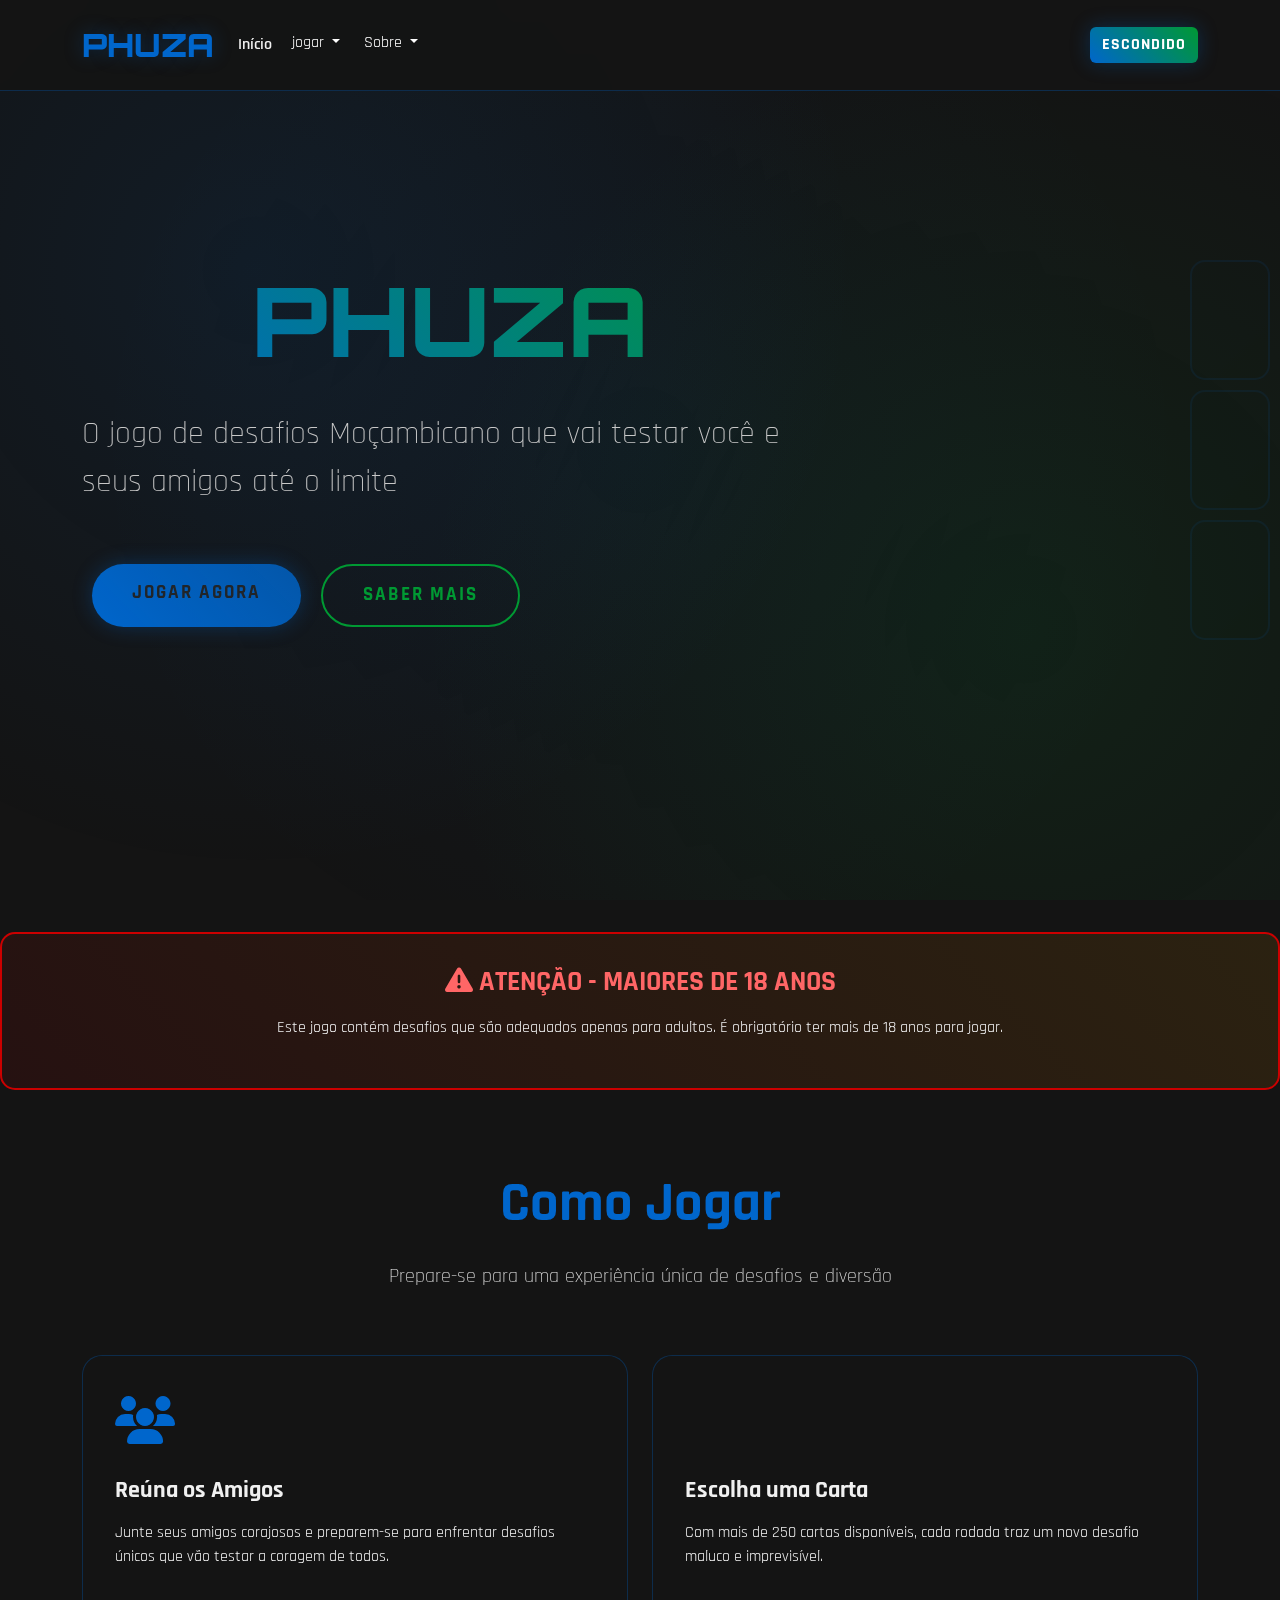
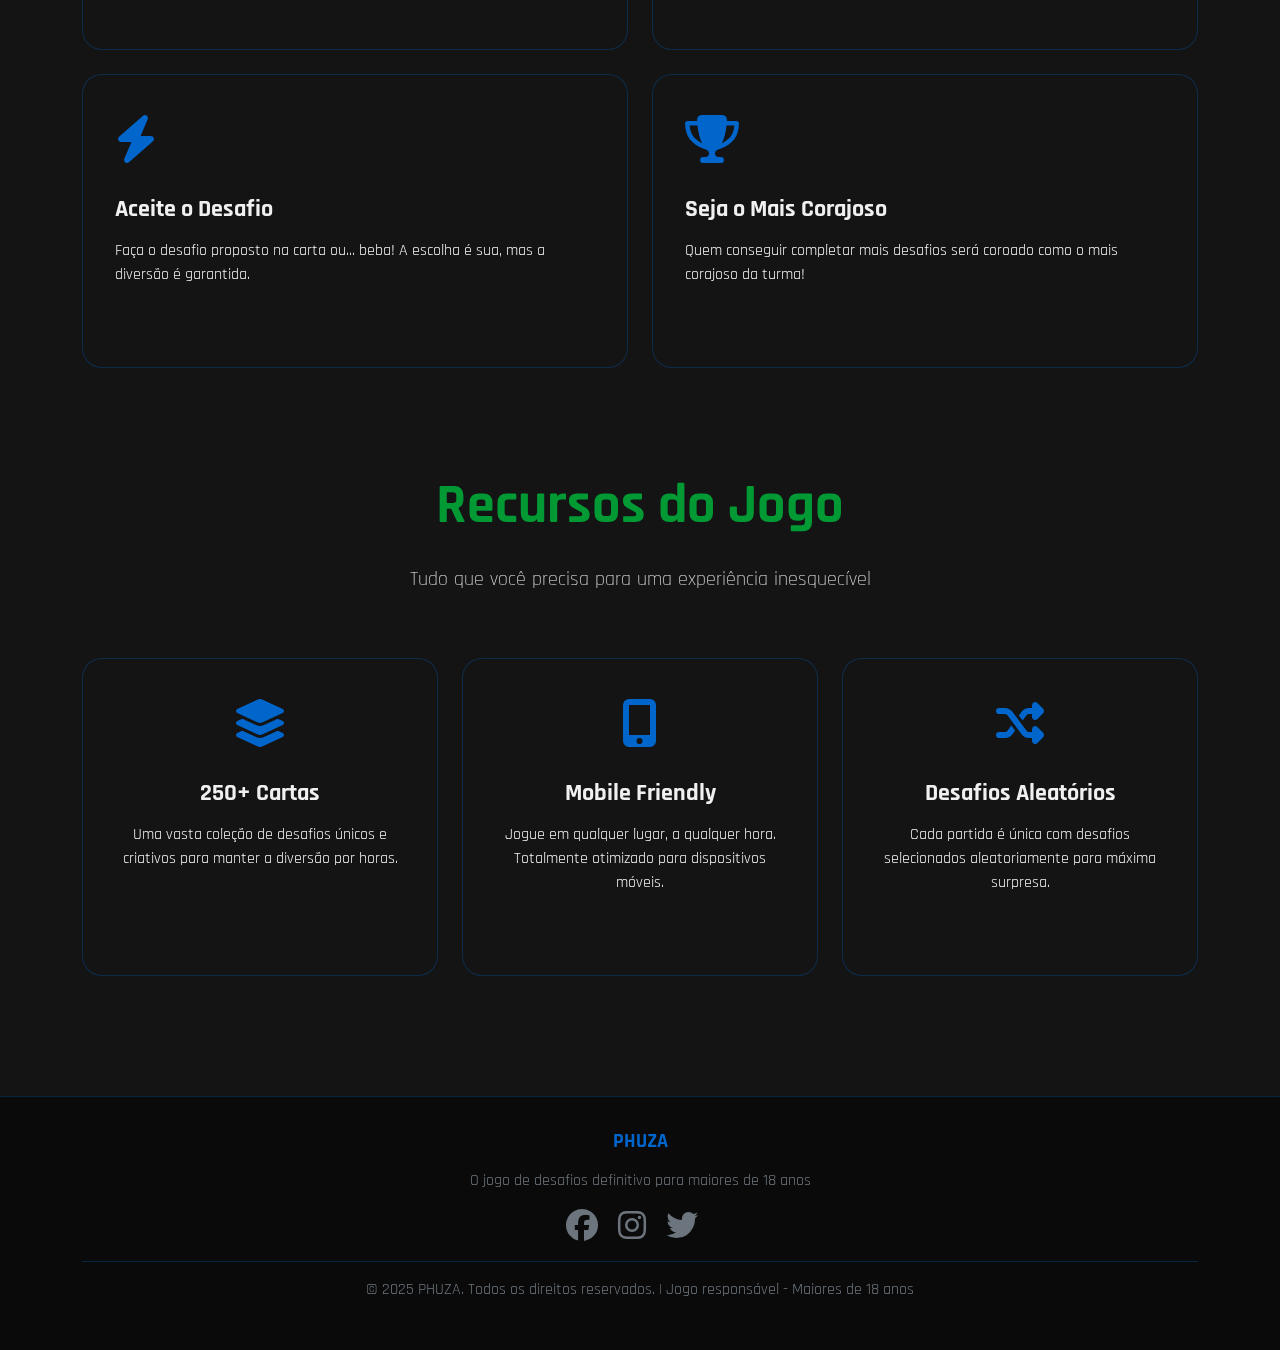
<file: index.html>
<!DOCTYPE html>
<html lang="pt">
<head>
    <meta charset="UTF-8">
    <meta name="viewport" content="width=device-width, initial-scale=1.0">
    <title>Phuza -  Jogo de Desafios Moçambicano</title>
    <link href="https://cdnjs.cloudflare.com/ajax/libs/bootstrap/5.3.2/css/bootstrap.min.css" rel="stylesheet">
    <link href="https://cdnjs.cloudflare.com/ajax/libs/font-awesome/6.4.0/css/all.min.css" rel="stylesheet">
    <link href="https://fonts.googleapis.com/css2?family=Orbitron:wght@400;700;900&family=Rajdhani:wght@300;400;600;700&display=swap" rel="stylesheet">
    <link rel="stylesheet" href="STYLE.css">
</head>
<body>
    <nav class="navbar navbar-expand-lg navbar-custom fixed-top">
        <div class="container">
            <a class="navbar-brand" href="#">PHUZA</a>
            <button class="navbar-toggler" type="button" data-bs-toggle="collapse" data-bs-target="#navbarNav">
                <span class="navbar-toggler-icon"></span>
            </button>
            <div class="collapse navbar-collapse" id="navbarNav">
                <ul class="navbar-nav me-auto">
                    <li class="nav-item">
                        <a class="nav-link" href="index.html">Início</a>
                    </li>


         <div class="dropdown" >
                       <button class="btn btn-secondary dropdown-toggle" type="button" data-bs-toggle="dropdown" aria-expanded="true" style="background-color: transparent; border: none;">
                       jogar
                          </button>
                          <ul class="dropdown-menu dropdown-menu-dark">
                         <li><a class="dropdown-item diviver" href="JogoGratis.html"> jogo gratis</a></li>
                          <li><a class="dropdown-item divider" href="html.html">jogo pago</a></li>
                      </li>
                      </ul>
                   </div>
                    <div class="dropdown" >
                       <button class="btn btn-secondary dropdown-toggle" type="button" data-bs-toggle="dropdown" aria-expanded="true" style="background-color: transparent; border: none;">
                       Sobre
                          </button>
                          <ul class="dropdown-menu dropdown-menu-dark">
                         <li><a class="dropdown-item diviver" href="#como-jogar">Como jogar</a></li>
                          <li><a class="dropdown-item divider" href="#recursos">Recursos</a></li>
                      </li>
                      </ul>
                   </div>
                    <li class="nav-item">
                </ul>
                <button class="btn btn-hidden">ESCONDIDO</button>
            </div>
        </div>
    </nav>

    <section id="home" class="hero-section">
        <div class="container">
            <div class="row align-items-center">
                <div class="col-lg-8">
                    <h1 class="hero-title">PHUZA</h1>
                    <p class="hero-subtitle">O jogo de desafios Moçambicano que vai testar você e seus amigos até o limite</p>
                    <div class="d-flex flex-wrap">
                        <a href="html.html" class="btn btn-primary-custom">JOGAR AGORA</a>
                        <button class="btn btn-secondary-custom">SABER MAIS</button>
                    </div>
                </div>
                <div class="col-lg-4">
                    <div class="hero-cards d-none d-lg-block">
                        <div class="floating-card"></div>
                        <div class="floating-card"></div>
                        <div class="floating-card"></div>
                    </div>
                    <div class="imagem" >
                    </div>
                </div>
        </div>
    </section>

    <div class="container2">
        <div class="age-restriction">
            <h3><i class="fas fa-exclamation-triangle"></i> ATENÇÃO - MAIORES DE 18 ANOS</h3>
            <p>Este jogo contém desafios que são adequados apenas para adultos. É obrigatório ter mais de 18 anos para jogar.</p>
        </div>
    </div>
    <section id="como-jogar" class="py-5">
        <div class="container">
            <div class="text-center mb-5">
                <h2 class="display-4 fw-bold mb-4" style="color: var(--accent-blue);">Como Jogar</h2>
                <p class="lead">Prepare-se para uma experiência única de desafios e diversão</p>
            </div>
            <div class="row">
                <div class="col-md-6 mb-4">
                    <div class="feature-card">
                        <div class="feature-icon">
                            <i class="fas fa-users"></i>
                        </div>
                        <h4 class="fw-bold mb-3">Reúna os Amigos</h4>
                        <p>Junte seus amigos corajosos e preparem-se para enfrentar desafios únicos que vão testar a coragem de todos.</p>
                    </div>
                </div>
                <div class="col-md-6 mb-4">
                    <div class="feature-card">
                        <div class="feature-icon">
                            <i class="fas fa-cards-blank"></i>
                        </div>
                        <h4 class="fw-bold mb-3">Escolha uma Carta</h4>
                        <p>Com mais de 250 cartas disponíveis, cada rodada traz um novo desafio maluco e imprevisível.</p>
                    </div>
                </div>
                <div class="col-md-6 mb-4">
                    <div class="feature-card">
                        <div class="feature-icon">
                            <i class="fas fa-bolt"></i>
                        </div>
                        <h4 class="fw-bold mb-3">Aceite o Desafio</h4>
                        <p>Faça o desafio proposto na carta ou... beba! A escolha é sua, mas a diversão é garantida.</p>
                    </div>
                </div>
                <div class="col-md-6 mb-4">
                    <div class="feature-card">
                        <div class="feature-icon">
                            <i class="fas fa-trophy"></i>
                        </div>
                        <h4 class="fw-bold mb-3">Seja o Mais Corajoso</h4>
                        <p>Quem conseguir completar mais desafios será coroado como o mais corajoso da turma!</p>
                    </div>
                </div>
            </div>
        </div>
    </section>

    <section id="recursos" class="py-5">
        <div class="container">
            <div class="text-center mb-5">
                <h2 class="display-4 fw-bold mb-4" style="color: var(--accent-green);">Recursos do Jogo</h2>
                <p class="lead">Tudo que você precisa para uma experiência inesquecível</p>
            </div>
            <div class="row">
                <div class="col-lg-4 mb-4">
                    <div class="feature-card text-center">
                        <div class="feature-icon">
                            <i class="fas fa-layer-group"></i>
                        </div>
                        <h4 class="fw-bold mb-3">250+ Cartas</h4>
                        <p>Uma vasta coleção de desafios únicos e criativos para manter a diversão por horas.</p>
                    </div>
                </div>
                <div class="col-lg-4 mb-4">
                    <div class="feature-card text-center">
                        <div class="feature-icon">
                            <i class="fas fa-mobile-alt"></i>
                        </div>
                        <h4 class="fw-bold mb-3">Mobile Friendly</h4>
                        <p>Jogue em qualquer lugar, a qualquer hora. Totalmente otimizado para dispositivos móveis.</p>
                    </div>
                </div>
                <div class="col-lg-4 mb-4">
                    <div class="feature-card text-center">
                        <div class="feature-icon">
                            <i class="fas fa-random"></i>
                        </div>
                        <h4 class="fw-bold mb-3">Desafios Aleatórios</h4>
                        <p>Cada partida é única com desafios selecionados aleatoriamente para máxima surpresa.</p>
                    </div>
                </div>
            </div>
        </div>
    </section>

   
  

    <section id="contato" class="tereno" >
        

       
    </section>

    
    <footer class="footer-custom">
        <div class="container">
            <div class="text-center">
                <h5 class="fw-bold mb-3" style="color: var(--accent-blue);">PHUZA</h5>
                <p class="text-secondary">O jogo de desafios definitivo para maiores de 18 anos</p>
                <div class="social-links">
                    <a href="#" class="text-secondary me-3"><i class="fab fa-facebook fa-2x"></i></a>
                    <a href="#" class="text-secondary me-3"><i class="fab fa-instagram fa-2x"></i></a>
                    <a href="#" class="text-secondary me-3"><i class="fab fa-twitter fa-2x"></i></a>
                </div>
                <hr style="border-color: var(--accent-blue); opacity: 0.3;">
                <p class="text-secondary">&copy; 2025 PHUZA. Todos os direitos reservados. | Jogo responsável - Maiores de 18 anos</p>
            </div>
        </div>
    </footer>

    <script src="https://cdnjs.cloudflare.com/ajax/libs/bootstrap/5.3.2/js/bootstrap.bundle.min.js"></script>
    <script>
        
        document.querySelectorAll('a[href^="#"]').forEach(anchor => {
            anchor.addEventListener('click', function (e) {
                e.preventDefault();
                const target = document.querySelector(this.getAttribute('href'));
                if (target) {
                    target.scrollIntoView({
                        behavior: 'smooth',
                        block: 'start'
                    });
                }
            });
        });

        window.addEventListener('scroll', function() {
            const navbar = document.querySelector('.navbar-custom');
            if (window.scrollY > 50) {
                navbar.style.background = 'rgba(20, 20, 20, 0.98)';
            } else {
                navbar.style.background = 'rgba(20, 20, 20, 0.95)';
            }
        });

        var fotos = document.querySelectorAll('.foto');
        var cardDisplay = document.getElementById('cardDisplay');

        function sortearFoto() {
            if (fotos.length === 0) return;
            
            var numeroSorteado = Math.floor(Math.random() * fotos.length);
            var cartaSorteada = fotos[numeroSorteado];
            
            cardDisplay.classList.remove('visible');
            
            cardDisplay.innerHTML = '<div style="display: flex; align-items: center; justify-content: center; height: 100%; color: var(--accent-blue); font-size: 2rem;"><i class="fas fa-spinner fa-spin"></i></div>';
            cardDisplay.classList.add('visible');
            
            setTimeout(function() {
                cardDisplay.innerHTML = '<img src="' + cartaSorteada.src + '" alt="' + cartaSorteada.alt + '" style="width: 100%; height: 100%; object-fit: cover; border-radius: 17px;">';
                
                cardDisplay.style.transform = 'scale(0.8) rotateY(180deg)';
                setTimeout(function() {
                    cardDisplay.style.transform = 'scale(1) rotateY(0deg)';
                }, 100);
            }, 1000);
        }

        document.querySelectorAll('.feature-card').forEach(card => {
            card.addEventListener('mouseenter', function() {
                this.style.transform = 'translateY(-10px) scale(1.02)';
            });
            
            card.addEventListener('mouseleave', function() {
                this.style.transform = 'translateY(0) scale(1)';
            });
        });
    </script>
</body>
</html>
</file>
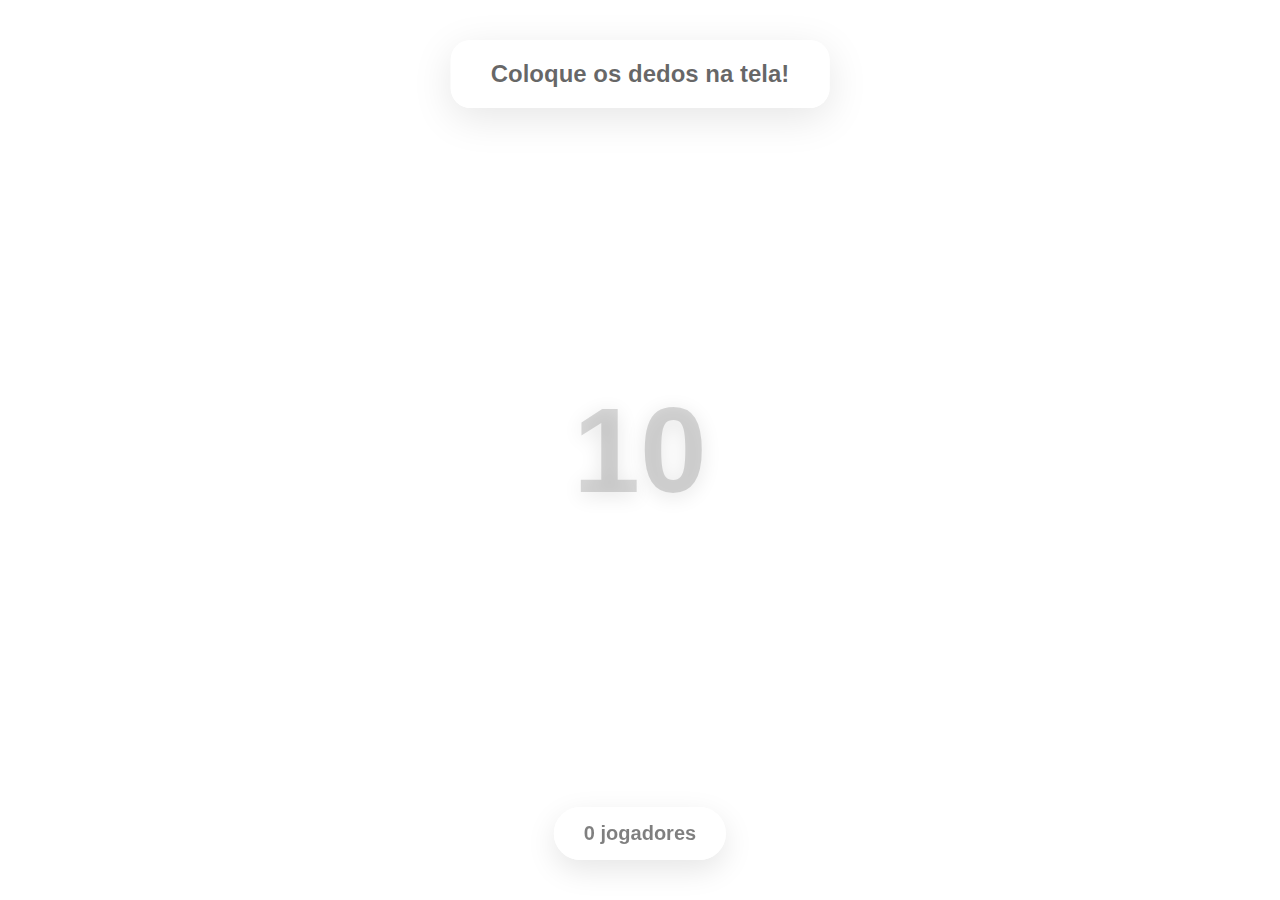
<file: sorteio.html>
<!DOCTYPE html>
<html lang="pt">
<head>
    <meta charset="UTF-8">
    <meta name="viewport" content="width=device-width, initial-scale=1.0, maximum-scale=1.0, user-scalable=no">
    <title>Jogo de Desafios</title>
    <style>
        * {
            margin: 0;
            padding: 0;
            box-sizing: border-box;
            -webkit-user-select: none;
            user-select: none;
            -webkit-tap-highlight-color: transparent;
        }

        html, body {
            width: 100%;
            height: 100%;
            overflow: hidden;
            position: fixed;
        }

        body {
            font-family: 'Segoe UI', Tahoma, Geneva, Verdana, sans-serif;
            transition: background-color 0.8s cubic-bezier(0.4, 0, 0.2, 1);
            background-color: white;
            touch-action: none;
        }

        .timer-container {
            position: fixed;
            top: 50%;
            left: 50%;
            transform: translate(-50%, -50%);
            z-index: 100;
            pointer-events: none;
        }

        .timer {
            font-size: 120px;
            font-weight: 900;
            color: rgba(0, 0, 0, 0.15);
            text-shadow: 0 4px 20px rgba(0, 0, 0, 0.1);
            animation: pulse 1s ease-in-out infinite;
        }

        .timer.urgent {
            color: rgba(255, 0, 0, 0.3);
            animation: urgentPulse 0.5s ease-in-out infinite;
        }

        .timer.hidden {
            display: none;
        }

        @keyframes pulse {
            0%, 100% { transform: scale(1); }
            50% { transform: scale(1.05); }
        }

        @keyframes urgentPulse {
            0%, 100% { transform: scale(1); }
            50% { transform: scale(1.15); }
        }

        .instruction {
            position: fixed;
            top: 40px;
            left: 50%;
            transform: translateX(-50%);
            font-size: 24px;
            font-weight: 600;
            color: rgba(0, 0, 0, 0.6);
            text-align: center;
            z-index: 99;
            padding: 20px 40px;
            background: rgba(255, 255, 255, 0.9);
            border-radius: 20px;
            box-shadow: 0 10px 40px rgba(0, 0, 0, 0.1);
            transition: all 0.3s ease;
            pointer-events: none;
        }

        .touch-point {
            position: fixed;
            width: 80px;
            height: 80px;
            border-radius: 50%;
            background: #4ade80;
            box-shadow: 0 0 30px rgba(74, 222, 128, 0.6), 0 0 60px rgba(74, 222, 128, 0.3);
            pointer-events: none;
            transform: translate(-50%, -50%);
            z-index: 50;
            animation: touchAppear 0.3s cubic-bezier(0.34, 1.56, 0.64, 1);
            transition: background 0.3s ease, opacity 0.3s ease;
        }

        @keyframes touchAppear {
            0% { transform: translate(-50%, -50%) scale(0); }
            100% { transform: translate(-50%, -50%) scale(1); }
        }

        .touch-point.selecting {
            animation: selecting 0.6s ease-in-out infinite;
        }

        @keyframes selecting {
            0%, 100% { 
                transform: translate(-50%, -50%) scale(1); 
                box-shadow: 0 0 30px currentColor, 0 0 60px currentColor; 
            }
            50% { 
                transform: translate(-50%, -50%) scale(1.3); 
                box-shadow: 0 0 50px currentColor, 0 0 100px currentColor; 
            }
        }

        .touch-point.selected {
            animation: selectedBounce 0.6s cubic-bezier(0.34, 1.56, 0.64, 1);
            box-shadow: 0 0 60px currentColor, 0 0 120px currentColor, 0 0 180px currentColor !important;
        }

        @keyframes selectedBounce {
            0%, 100% { transform: translate(-50%, -50%) scale(1); }
            50% { transform: translate(-50%, -50%) scale(1.8); }
        }

        .challenge-display {
            position: fixed;
            top: 50%;
            left: 50%;
            transform: translate(-50%, -50%);
            font-size: 32px;
            font-weight: 700;
            color: white;
            text-align: center;
            z-index: 101;
            padding: 40px 60px;
            background: rgba(0, 0, 0, 0.85);
            border-radius: 30px;
            box-shadow: 0 20px 60px rgba(0, 0, 0, 0.4);
            opacity: 0;
            animation: fadeInUp 0.6s cubic-bezier(0.34, 1.56, 0.64, 1) forwards;
            max-width: 85%;
            line-height: 1.4;
            pointer-events: none;
        }

        @keyframes fadeInUp {
            0% { opacity: 0; transform: translate(-50%, -40%); }
            100% { opacity: 1; transform: translate(-50%, -50%); }
        }

        .player-count {
            position: fixed;
            bottom: 40px;
            left: 50%;
            transform: translateX(-50%);
            font-size: 20px;
            font-weight: 600;
            color: rgba(0, 0, 0, 0.5);
            padding: 15px 30px;
            background: rgba(255, 255, 255, 0.9);
            border-radius: 50px;
            box-shadow: 0 10px 30px rgba(0, 0, 0, 0.1);
            z-index: 99;
            pointer-events: none;
            transition: all 0.3s ease;
        }
    </style>
</head>
<body>
    <div class="instruction" id="instruction">Coloque os dedos na tela!</div>
    <div class="timer-container">
        <div class="timer" id="timer">10</div>
    </div>
    <div class="player-count" id="playerCount">0 jogadores</div>

    <script>
        const challenges = [
            { color: '#fbbf24', name: 'AMARELO', text: 'BEBA UM SHOT DE WHISKY, GIN OU UM GOLE DE CERVEJA!' },
            { color: '#ef4444', name: 'VERMELHO', text: 'TIRE UMA PEÇA DE ROUPA!' },
            { color: '#ec4899', name: 'ROSA', text: 'BEIJE ALGUÉM DA RODA!' },
            { color: '#000000', name: 'PRETO', text: 'ESCOLHA ALGUÉM E FAÇA UMA POSIÇÃO!' },
            { color: '#3b82f6', name: 'AZUL', text: 'DESAFIO EM DUPLA!' }
        ];

        let activeTouches = {};
        let gameState = 'waiting';
        let countdown = 10;
        let timerInterval = null;
        let selectedChallenge = null;
        let isResetting = false;

        const timer = document.getElementById('timer');
        const instruction = document.getElementById('instruction');
        const playerCount = document.getElementById('playerCount');
        const body = document.body;

        function updatePlayerCount() {
            const count = Object.keys(activeTouches).length;
            playerCount.textContent = `${count} ${count === 1 ? 'jogador' : 'jogadores'}`;
        }

        function startCountdown() {
            if (timerInterval) return;
            
            gameState = 'countdown';
            countdown = 10;
            timer.textContent = countdown;
            timer.classList.remove('hidden');
            instruction.textContent = 'Preparem-se! Mais jogadores podem entrar!';
            
            timerInterval = setInterval(() => {
                countdown--;
                timer.textContent = countdown;
                
                if (countdown <= 3) {
                    timer.classList.add('urgent');
                }
                
                if (countdown <= 0) {
                    clearInterval(timerInterval);
                    timerInterval = null;
                    timer.classList.add('hidden');
                    setTimeout(() => startSelection(), 300);
                }
            }, 1000);
        }

        function startSelection() {
            const touchIds = Object.keys(activeTouches);
            if (touchIds.length === 0) {
                resetGame();
                return;
            }

            gameState = 'selecting';
            selectedChallenge = challenges[Math.floor(Math.random() * challenges.length)];
            
            body.style.backgroundColor = selectedChallenge.color;
            instruction.textContent = `Desafio ${selectedChallenge.name}`;
            
            if (selectedChallenge.color === '#000000') {
                instruction.style.color = 'white';
                instruction.style.background = 'rgba(255, 255, 255, 0.2)';
                playerCount.style.color = 'white';
                playerCount.style.background = 'rgba(255, 255, 255, 0.2)';
            } else {
                instruction.style.color = 'rgba(0, 0, 0, 0.8)';
                instruction.style.background = 'rgba(255, 255, 255, 0.9)';
                playerCount.style.color = 'rgba(0, 0, 0, 0.5)';
                playerCount.style.background = 'rgba(255, 255, 255, 0.9)';
            }

            let currentIndex = 0;
            const selectionSpeed = 120;
            let iterations = 0;
            const maxIterations = 25;

            const selectionInterval = setInterval(() => {
                touchIds.forEach(id => {
                    if (activeTouches[id] && activeTouches[id].element) {
                        const point = activeTouches[id].element;
                        point.classList.remove('selecting');
                        point.style.background = '#4ade80';
                        point.style.boxShadow = '0 0 30px rgba(74, 222, 128, 0.6), 0 0 60px rgba(74, 222, 128, 0.3)';
                    }
                });

                const currentId = touchIds[currentIndex];
                if (activeTouches[currentId] && activeTouches[currentId].element) {
                    const point = activeTouches[currentId].element;
                    point.classList.add('selecting');
                    point.style.background = selectedChallenge.color;
                }

                currentIndex = (currentIndex + 1) % touchIds.length;
                iterations++;

                if (iterations >= maxIterations) {
                    clearInterval(selectionInterval);
                    selectWinners(touchIds);
                }
            }, selectionSpeed);
        }

        function selectWinners(touchIds) {
            if (selectedChallenge.name === 'AZUL') {
                if (touchIds.length < 2) {
                    showChallenge('JOGADORES INSUFICIENTES! Precisa de pelo menos 2 jogadores.');
                    return;
                }

                const shuffled = [...touchIds].sort(() => Math.random() - 0.5);
                const winner1 = shuffled[0];
                const winner2 = shuffled[1];

                touchIds.forEach(id => {
                    if (activeTouches[id] && activeTouches[id].element) {
                        const point = activeTouches[id].element;
                        point.classList.remove('selecting');
                        
                        if (id === winner1) {
                            point.style.background = 'white';
                            point.style.boxShadow = '0 0 60px rgba(255, 255, 255, 0.9), 0 0 120px rgba(255, 255, 255, 0.6)';
                            point.classList.add('selected');
                        } else if (id === winner2) {
                            point.style.background = '#4ade80';
                            point.style.boxShadow = '0 0 60px rgba(74, 222, 128, 0.9), 0 0 120px rgba(74, 222, 128, 0.6)';
                            point.classList.add('selected');
                        } else {
                            point.style.opacity = '0.2';
                        }
                    }
                });

                showChallenge('O JOGADOR BRANCO OBEDECE O JOGADOR VERDE!');
            } else {
                const winnerId = touchIds[Math.floor(Math.random() * touchIds.length)];
                
                touchIds.forEach(id => {
                    if (activeTouches[id] && activeTouches[id].element) {
                        const point = activeTouches[id].element;
                        point.classList.remove('selecting');
                        
                        if (id === winnerId) {
                            point.style.background = 'white';
                            point.style.boxShadow = '0 0 60px rgba(255, 255, 255, 0.9), 0 0 120px rgba(255, 255, 255, 0.6)';
                            point.classList.add('selected');
                        } else {
                            point.style.opacity = '0.2';
                        }
                    }
                });

                showChallenge(selectedChallenge.text);
            }
        }

        function showChallenge(text) {
            gameState = 'showing';
            const challengeDiv = document.createElement('div');
            challengeDiv.className = 'challenge-display';
            challengeDiv.textContent = text;
            body.appendChild(challengeDiv);

            setTimeout(() => {
                if (challengeDiv.parentNode) {
                    challengeDiv.remove();
                }
                resetGame();
            }, 6000);
        }

        function resetGame() {
            if (isResetting) return;
            isResetting = true;

            gameState = 'resetting';

            if (timerInterval) {
                clearInterval(timerInterval);
                timerInterval = null;
            }

            Object.values(activeTouches).forEach(touch => {
                if (touch.element && touch.element.parentNode) {
                    touch.element.remove();
                }
            });
            activeTouches = {};

            const challengeDisplay = document.querySelector('.challenge-display');
            if (challengeDisplay && challengeDisplay.parentNode) {
                challengeDisplay.remove();
            }

            setTimeout(() => {
                body.style.backgroundColor = 'white';
                instruction.textContent = 'Coloque os dedos na tela!';
                instruction.style.color = 'rgba(0, 0, 0, 0.6)';
                instruction.style.background = 'rgba(255, 255, 255, 0.9)';
                timer.textContent = '10';
                timer.classList.remove('hidden', 'urgent');
                playerCount.textContent = '0 jogadores';
                playerCount.style.color = 'rgba(0, 0, 0, 0.5)';
                playerCount.style.background = 'rgba(255, 255, 255, 0.9)';
                
                gameState = 'waiting';
                countdown = 10;
                selectedChallenge = null;
                isResetting = false;
            }, 500);
        }

        // Evento principal de touch
        body.addEventListener('touchstart', function(e) {
            if (gameState === 'waiting' || gameState === 'countdown') {
                e.preventDefault();
                e.stopPropagation();
                
                for (let i = 0; i < e.touches.length; i++) {
                    const touch = e.touches[i];
                    
                    if (!activeTouches[touch.identifier]) {
                        const point = document.createElement('div');
                        point.className = 'touch-point';
                        point.style.left = touch.pageX + 'px';
                        point.style.top = touch.pageY + 'px';
                        body.appendChild(point);

                        activeTouches[touch.identifier] = {
                            element: point,
                            x: touch.pageX,
                            y: touch.pageY
                        };
                    }
                }

                updatePlayerCount();

                if (gameState === 'waiting' && Object.keys(activeTouches).length > 0 && !timerInterval) {
                    startCountdown();
                }
            }
        }, false);

        body.addEventListener('touchmove', function(e) {
            if (gameState === 'waiting' || gameState === 'countdown') {
                e.preventDefault();
                
                for (let i = 0; i < e.touches.length; i++) {
                    const touch = e.touches[i];
                    if (activeTouches[touch.identifier]) {
                        const point = activeTouches[touch.identifier].element;
                        point.style.left = touch.pageX + 'px';
                        point.style.top = touch.pageY + 'px';
                    }
                }
            }
        }, false);

        body.addEventListener('touchend', function(e) {
            if (gameState === 'waiting' || gameState === 'countdown') {
                e.preventDefault();
                
                for (let i = 0; i < e.changedTouches.length; i++) {
                    const touch = e.changedTouches[i];
                    if (activeTouches[touch.identifier]) {
                        if (activeTouches[touch.identifier].element) {
                            activeTouches[touch.identifier].element.remove();
                        }
                        delete activeTouches[touch.identifier];
                    }
                }

                updatePlayerCount();

                if (Object.keys(activeTouches).length === 0 && timerInterval) {
                    clearInterval(timerInterval);
                    timerInterval = null;
                    timer.textContent = '10';
                    timer.classList.remove('urgent');
                    instruction.textContent = 'Coloque os dedos na tela!';
                    gameState = 'waiting';
                }
            }
        }, false);
    </script>
</body>
</html>
</file>
<file: STYLE.css>
:root {
            --bg-primary: rgb(20, 20, 20);
            --accent-blue: rgb(0, 102, 204);
            --accent-green: rgb(0, 153, 51);
            --text-light: rgb(240, 240, 240);
            --text-secondary: rgb(200, 200, 200);
            --gradient-primary: linear-gradient(135deg, rgba(0, 102, 204, 0.1), rgba(0, 153, 51, 0.1));
            --glow-blue: 0 0 20px rgba(0, 102, 204, 0.3);
            --glow-green: 0 0 20px rgba(0, 153, 51, 0.3);
        }

        * {
            margin: 0;
            padding: 0;
            box-sizing: border-box;
        }

        body {
            background: var(--bg-primary);
            color: var(--text-light);
            font-family: 'Rajdhani', sans-serif;
            overflow-x: hidden;
        }

        /* Animated Background */
        body::before {
            content: '';
            position: fixed;
            top: 0;
            left: 0;
            width: 100%;
            height: 100%;
            background: 
                radial-gradient(circle at 20% 30%, rgba(0, 102, 204, 0.1) 0%, transparent 50%),
                radial-gradient(circle at 80% 70%, rgba(0, 153, 51, 0.1) 0%, transparent 50%),
                radial-gradient(circle at 50% 50%, rgba(0, 102, 204, 0.05) 0%, transparent 70%);
            z-index: -1;
            animation: pulse 8s ease-in-out infinite alternate;
        }

        @keyframes pulse {
            0% { opacity: 0.3; }
            100% { opacity: 0.7; }
        }

        /* Navbar Styles */
        .navbar-custom {
            background: rgba(20, 20, 20, 0.95);
            backdrop-filter: blur(10px);
            border-bottom: 1px solid rgba(0, 102, 204, 0.3);
            padding: 1rem 0;
        }

        .navbar-brand {
            font-family: 'Orbitron', monospace;
            font-weight: 900;
            font-size: 2rem;
            color: var(--accent-blue) !important;
            text-shadow: var(--glow-blue);
            transition: all 0.3s ease;
        }

        .navbar-brand:hover {
            transform: scale(1.05);
            text-shadow: 0 0 30px rgba(0, 102, 204, 0.8);
        }

        .nav-link {
            color: var(--text-light) !important;
            font-weight: 600;
            transition: all 0.3s ease;
            position: relative;
        }

        .nav-link:hover {
            color: var(--accent-green) !important;
            text-shadow: var(--glow-green);
        }

        .btn-hidden {
            background: linear-gradient(45deg, var(--accent-blue), var(--accent-green));
            border: none;
            color: white;
            font-weight: 700;
            text-transform: uppercase;
            letter-spacing: 1px;
            transition: all 0.3s ease;
            box-shadow: var(--glow-blue);
        }

        .btn-hidden:hover {
            transform: translateY(-2px);
            box-shadow: 0 10px 25px rgba(0, 102, 204, 0.4);
            color: white;
        }

        /* Hero Section */
        .hero-section {
            min-height: 100vh;
            display: flex;
            align-items: center;
            position: relative;
            overflow: hidden;
        }

        .hero-title {
            font-family: 'Orbitron', monospace;
            font-size: clamp(3rem, 8vw, 6rem);
            font-weight: 900;
            background: linear-gradient(45deg, var(--accent-blue), var(--accent-green));
            -webkit-background-clip: text;
            -webkit-text-fill-color: transparent;
            background-clip: text;
            margin-bottom: 2rem;
            animation: glow 3s ease-in-out infinite alternate;
        }

        @keyframes glow {
            0% { filter: drop-shadow(0 0 10px rgba(0, 102, 204, 0.3)); }
            100% { filter: drop-shadow(0 0 30px rgba(0, 153, 51, 0.5)); }
        }

        .hero-subtitle {
            font-size: clamp(1.2rem, 4vw, 2rem);
            color: var(--text-secondary);
            margin-bottom: 3rem;
            font-weight: 300;
        }

        .hero-cards {
            position: absolute;
            right: 0;
            top: 50%;
            transform: translateY(-50%);
            z-index: -1;
            opacity: 0.1;
        }

        .floating-card {
            width: 80px;
            height: 120px;
            background: var(--gradient-primary);
            border: 2px solid var(--accent-blue);
            border-radius: 15px;
            margin: 10px;
            animation: float 6s ease-in-out infinite;
            backdrop-filter: blur(5px);
        }

        .floating-card:nth-child(2) { animation-delay: -2s; }
        .floating-card:nth-child(3) { animation-delay: -4s; }

        @keyframes float {
            0%, 100% { transform: translateY(0px) rotate(0deg); }
            50% { transform: translateY(-20px) rotate(5deg); }
        }

        /* Buttons */
        .btn-primary-custom {
            background: linear-gradient(45deg, var(--accent-blue), rgba(0, 102, 204, 0.8));
            border: none;
            padding: 15px 40px;
            font-size: 1.2rem;
            font-weight: 700;
            text-transform: uppercase;
            letter-spacing: 2px;
            border-radius: 50px;
            transition: all 0.3s ease;
            box-shadow: var(--glow-blue);
            margin: 10px;
        }

        .btn-primary-custom:hover {
            transform: translateY(-3px);
            box-shadow: 0 15px 35px rgba(0, 102, 204, 0.4);
            background: linear-gradient(45deg, rgba(0, 102, 204, 0.9), var(--accent-blue));
        }

        .btn-secondary-custom {
            background: transparent;
            border: 2px solid var(--accent-green);
            color: var(--accent-green);
            padding: 15px 40px;
            font-size: 1.2rem;
            font-weight: 700;
            text-transform: uppercase;
            letter-spacing: 2px;
            border-radius: 50px;
            transition: all 0.3s ease;
            margin: 10px;
        }

          .btn-secondary-customzein{
            background: var(--accent-green);
            border: 2px solid var(--accent-green);
            color: white;
            padding: 15px 40px;
            font-size: 1.2rem;
            font-weight: 700;
            text-transform: uppercase;
            letter-spacing: 2px;
            border-radius: 50px;
            transition: all 0.3s ease;
            margin: 10px;
        }

        .btn-secondary-custom:hover {
            background: var(--accent-green);
            color: white;
            transform: translateY(-3px);
            box-shadow: var(--glow-green);
        }

        /* Feature Cards */
        .feature-card {
            background: rgba(20, 20, 20, 0.8);
            border: 1px solid rgba(0, 102, 204, 0.3);
            border-radius: 20px;
            padding: 2rem;
            margin: 1rem 0;
            transition: all 0.3s ease;
            backdrop-filter: blur(10px);
            height: 100%;
        }

        .feature-card:hover {
            transform: translateY(-10px);
            border-color: var(--accent-green);
            box-shadow: 0 20px 40px rgba(0, 153, 51, 0.2);
        }

        .feature-icon {
            font-size: 3rem;
            color: var(--accent-blue);
            margin-bottom: 1rem;
            transition: all 0.3s ease;
        }

        .feature-card:hover .feature-icon {
            color: var(--accent-green);
            text-shadow: var(--glow-green);
        }

        /* Age Restriction */
        .age-restriction {
            background: linear-gradient(45deg, rgba(204, 0, 0, 0.1), rgba(255, 165, 0, 0.1));
            border: 2px solid #cc0000;
            border-radius: 15px;
            padding: 2rem;
            margin: 2rem 0;
            text-align: center;
        }

        .age-restriction h3 {
            color: #ff6666;
            font-weight: 700;
            margin-bottom: 1rem;
        }

         .age-restrictionZein {
            color: white;
            font-weight: 700;
            margin-bottom: 1rem;
        }

        /* Responsive */
        @media (max-width: 768px) {
            .hero-cards { display: none; }
            .navbar-brand { font-size: 1.5rem; }
            .btn-primary-custom, .btn-secondary-custom {
                padding: 12px 25px;
                font-size: 1rem;
                display: block;
                width: 100%;
                margin: 10px 0;
            }
        }

        /* Scrollbar */
        ::-webkit-scrollbar {
            width: 8px;
        }

        ::-webkit-scrollbar-track {
            background: var(--bg-primary);
        }

        ::-webkit-scrollbar-thumb {
            background: linear-gradient(45deg, var(--accent-blue), var(--accent-green));
            border-radius: 4px;
        }

        /* Game Section */
        .game-section {
            background: rgba(10, 10, 10, 0.9);
            border-radius: 20px;
            padding: 3rem;
            margin: 2rem 0;
            border: 2px solid var(--accent-blue);
        }

        .game-title {
            font-family: 'Orbitron', monospace;
            font-size: 4rem;
            font-weight: 900;
            background: linear-gradient(45deg, var(--accent-blue), var(--accent-green));
            -webkit-background-clip: text;
            -webkit-text-fill-color: transparent;
            background-clip: text;
            text-align: center;
            margin-bottom: 2rem;
            text-shadow: 0 0 30px rgba(0, 102, 204, 0.5);
        }

        .card-container {
            display: flex;
            justify-content: center;
            align-items: center;
            min-height: 400px;
            margin: 2rem 0;
        }

        .game-card {
            width: 345px;
            height: 400px;
            border-radius: 20px;
            border: 3px solid var(--accent-blue);
            background: var(--gradient-primary);
            backdrop-filter: blur(10px);
            display: none;
            opacity: 0;
            transform: scale(0.8) rotateY(180deg);
            transition: all 0.8s ease;
            box-shadow: var(--glow-blue);
        }

        .game-card.visible {
            display: block;
            opacity: 1;
            transform: scale(1) rotateY(0deg);
        }

        .game-card img {
            width: 100%;
            height: 100%;
            object-fit: cover;
            border-radius: 17px;
        }

        .draw-card-btn {
            background: linear-gradient(45deg, var(--accent-green), rgba(0, 153, 51, 0.8));
            border: none;
            padding: 20px 50px;
            font-size: 1.5rem;
            font-weight: 700;
            text-transform: uppercase;
            letter-spacing: 2px;
            border-radius: 50px;
            transition: all 0.3s ease;
            box-shadow: var(--glow-green);
            color: white;
            display: block;
            margin: 2rem auto;
        }

        .draw-card-btn:hover {
            transform: translateY(-3px) scale(1.05);
            box-shadow: 0 15px 35px rgba(0, 153, 51, 0.4);
            background: linear-gradient(45deg, rgba(0, 153, 51, 0.9), var(--accent-green));
            color: white;
        }

        .game-instructions {
            background: rgba(0, 102, 204, 0.1);
            border: 1px solid rgba(0, 102, 204, 0.3);
            border-radius: 15px;
            padding: 2rem;
            margin: 2rem 0;
            text-align: center;
        }

        @media (max-width: 768px) {
            .game-title { font-size: 2.5rem; }
            .game-card {
                width: 250px;
                height: 375px;
            }
            .draw-card-btn {
                padding: 15px 30px;
                font-size: 1.2rem;
            }
        }
        /* Footer */
        .footer-custom {
            background: rgba(10, 10, 10, 0.95);
            border-top: 1px solid rgba(0, 102, 204, 0.3);
            padding: 2rem 0;
            margin-top: 4rem;
        }
                h1 {
            text-align: center;
            color: #333;
            margin-bottom: 30px;
        }
        .input-group {
            text-align: center;
            margin-bottom: 10px;
        }
        .input-group input {
            padding: 10px;
            border: 1px solid #ddd;
            border-radius: 5px;
            margin: 0 10px;
            width: 80px;
            text-align: center;
        }
        .input-group button {
            background: #38a169;
            color: white;
            padding: 10px 20px;
            border: none;
            border-radius: 5px;
            cursor: pointer;
        }
        .input-group button:hover {
            background: #2f855a;
        }
        table {
            width: 100%;
            border-collapse: collapse;
            margin-bottom: 20px;
        }
        th, td {
            padding: 15px;
            text-align: center;
            border-bottom: 1px solid #ad2424;
        }
        th {
            background: #000000;
            font-weight: bold;
        }
        .score-cell {
            display: flex;
            align-items: center;
            justify-content: center;
            gap: 10px;
        }
        .score-display {
            font-size: 1.2em;
            font-weight: bold;
            min-width: 30px;
        }
        .score-btn {
            background: #4299e1;
            color: white;
            border: none;
            padding: 8px 12px;
            border-radius: 5px;
            cursor: pointer;
            font-weight: bold;
        }
        .score-btn:hover {
            background: #3182ce;
        }
        .score-btn-red {
            background: #ef4444;
        }
        .score-btn-red:hover {
            background: #dc2626;
        }
        .winner {
            background: #e6fffa;
            padding: 20px;
            border-radius: 8px;
            text-align: center;
            font-size: 1.2em;
            font-weight: bold;
            color: #2d3748;
        }
        .winner span {
            color: #38a169;
        }
        .pontos {
            font-size: 1.3em;
            font-weight: bold;
            color: #f3f4f7;
        }
            .imagem {
            display: flex;
            justify-content: end;
            width: auto;
            height: 400px;
            }
           .image1 {
            display: flex;
            justify-content: start;
            width: auto;
            height: 700px;

        }
        .tereno{
            display: flex;
            justify-content: space-between;
       

        }
</file>
